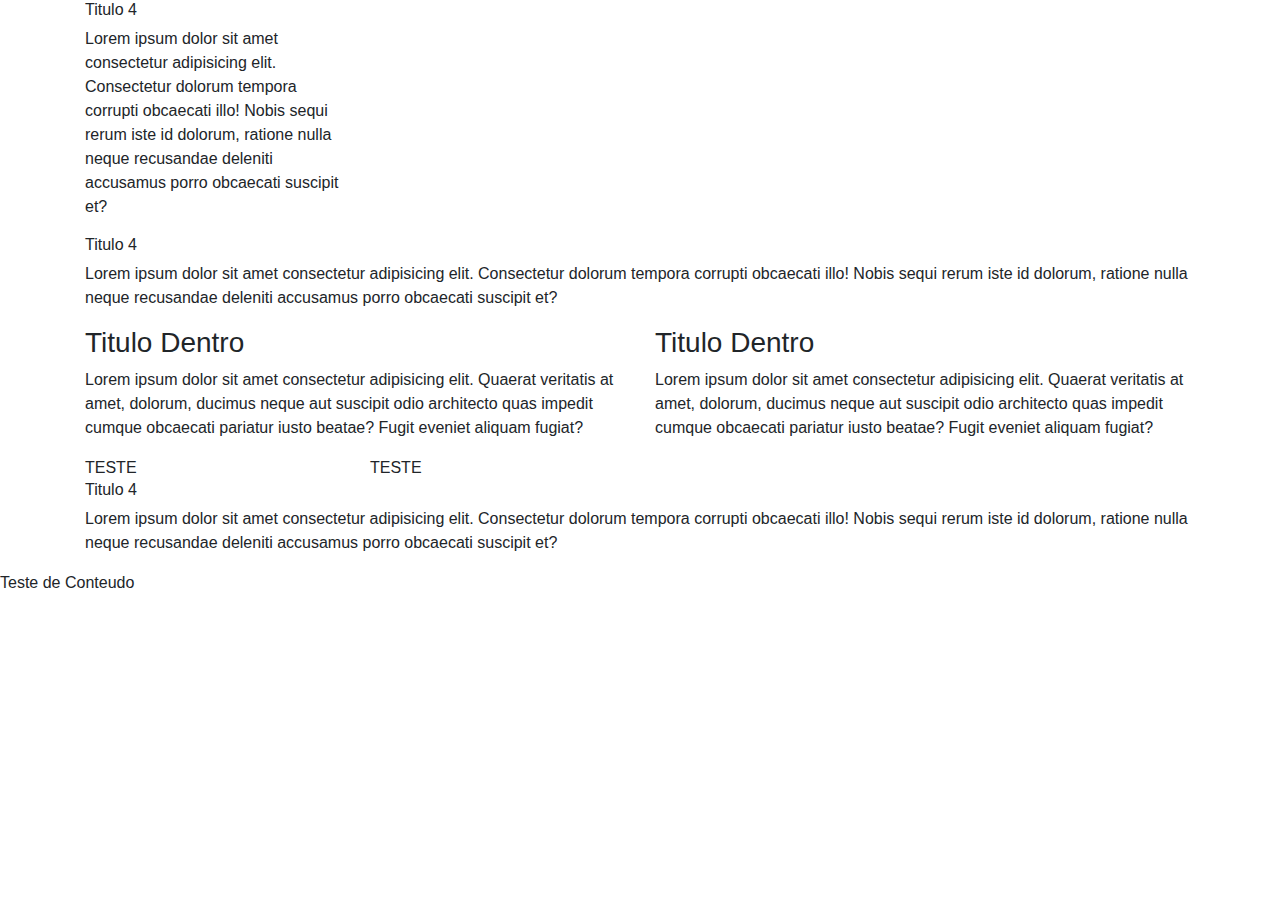
<file: index.html>
<!DOCTYPE html>
<html lang="en">
<head>
    <meta charset="UTF-8">
    <meta name="viewport" content="width=device-width, initial-scale=1.0">
    <title>Teste Bootstrap</title>
    <link rel="stylesheet" href="css/bootstrap.css">
</head>

<!-- 
    Grid   
    
    Para tudo que for maior

    sm - 576px
    md - 768px
    lg - 960px
    xl - 1140px

    Aplique

    Colunas

    Col = 12 Colunas na horizontal

    col-6 + col-6 = 12 
    col-4 + col-4 + col-4 = 12
    col-3 + col-3 + col-6 = 12
    etc

    


-->

    <div class="container">
        <div class="row">
            <div class="col-12 col-md-6 col-lg-3">
                <h6>Titulo 4</h6>
                <p>Lorem ipsum dolor sit amet consectetur adipisicing elit. Consectetur dolorum tempora corrupti obcaecati illo! Nobis sequi rerum iste id dolorum, ratione nulla neque recusandae deleniti accusamus porro obcaecati suscipit et?</p>
            </div>
            <div class="col-12">
                <h6>Titulo 4</h6>
                <p>Lorem ipsum dolor sit amet consectetur adipisicing elit. Consectetur dolorum tempora corrupti obcaecati illo! Nobis sequi rerum iste id dolorum, ratione nulla neque recusandae deleniti accusamus porro obcaecati suscipit et?</p>
                <div class="row">
                    <div class="col-6">
                        <h3>Titulo Dentro</h3>
                        <p>Lorem ipsum dolor sit amet consectetur adipisicing elit. Quaerat veritatis at amet, dolorum, ducimus neque aut suscipit odio architecto quas impedit cumque obcaecati pariatur iusto beatae? Fugit eveniet aliquam fugiat?</p>
                        <div class="row">
                            <div class="col-6">
                                TESTE
                            </div>
                            <div class="col-6">
                                TESTE
                            </div>
                        </div>
                    </div>
                    <div class="col-6">
                        <h3>Titulo Dentro</h3>
                        <p>Lorem ipsum dolor sit amet consectetur adipisicing elit. Quaerat veritatis at amet, dolorum, ducimus neque aut suscipit odio architecto quas impedit cumque obcaecati pariatur iusto beatae? Fugit eveniet aliquam fugiat?</p>
                    </div>
            </div>
            </div>
            <div class="col-sm">
                <h6>Titulo 4</h6>
                <p>Lorem ipsum dolor sit amet consectetur adipisicing elit. Consectetur dolorum tempora corrupti obcaecati illo! Nobis sequi rerum iste id dolorum, ratione nulla neque recusandae deleniti accusamus porro obcaecati suscipit et?</p>
            </div>
           
        </div>
    </div>
    <div>
        Teste de Conteudo
    </div>
<body>
    <script type="text/javascript" src="/js/bootstrap.js"></script>
    <script type="text/javascript" src="/js/popper.min.js"></script>
    <script type="text/javascript" src="/js/jquery-3.2.1.slim.min.js"></script>
</body>
</html>
</file>
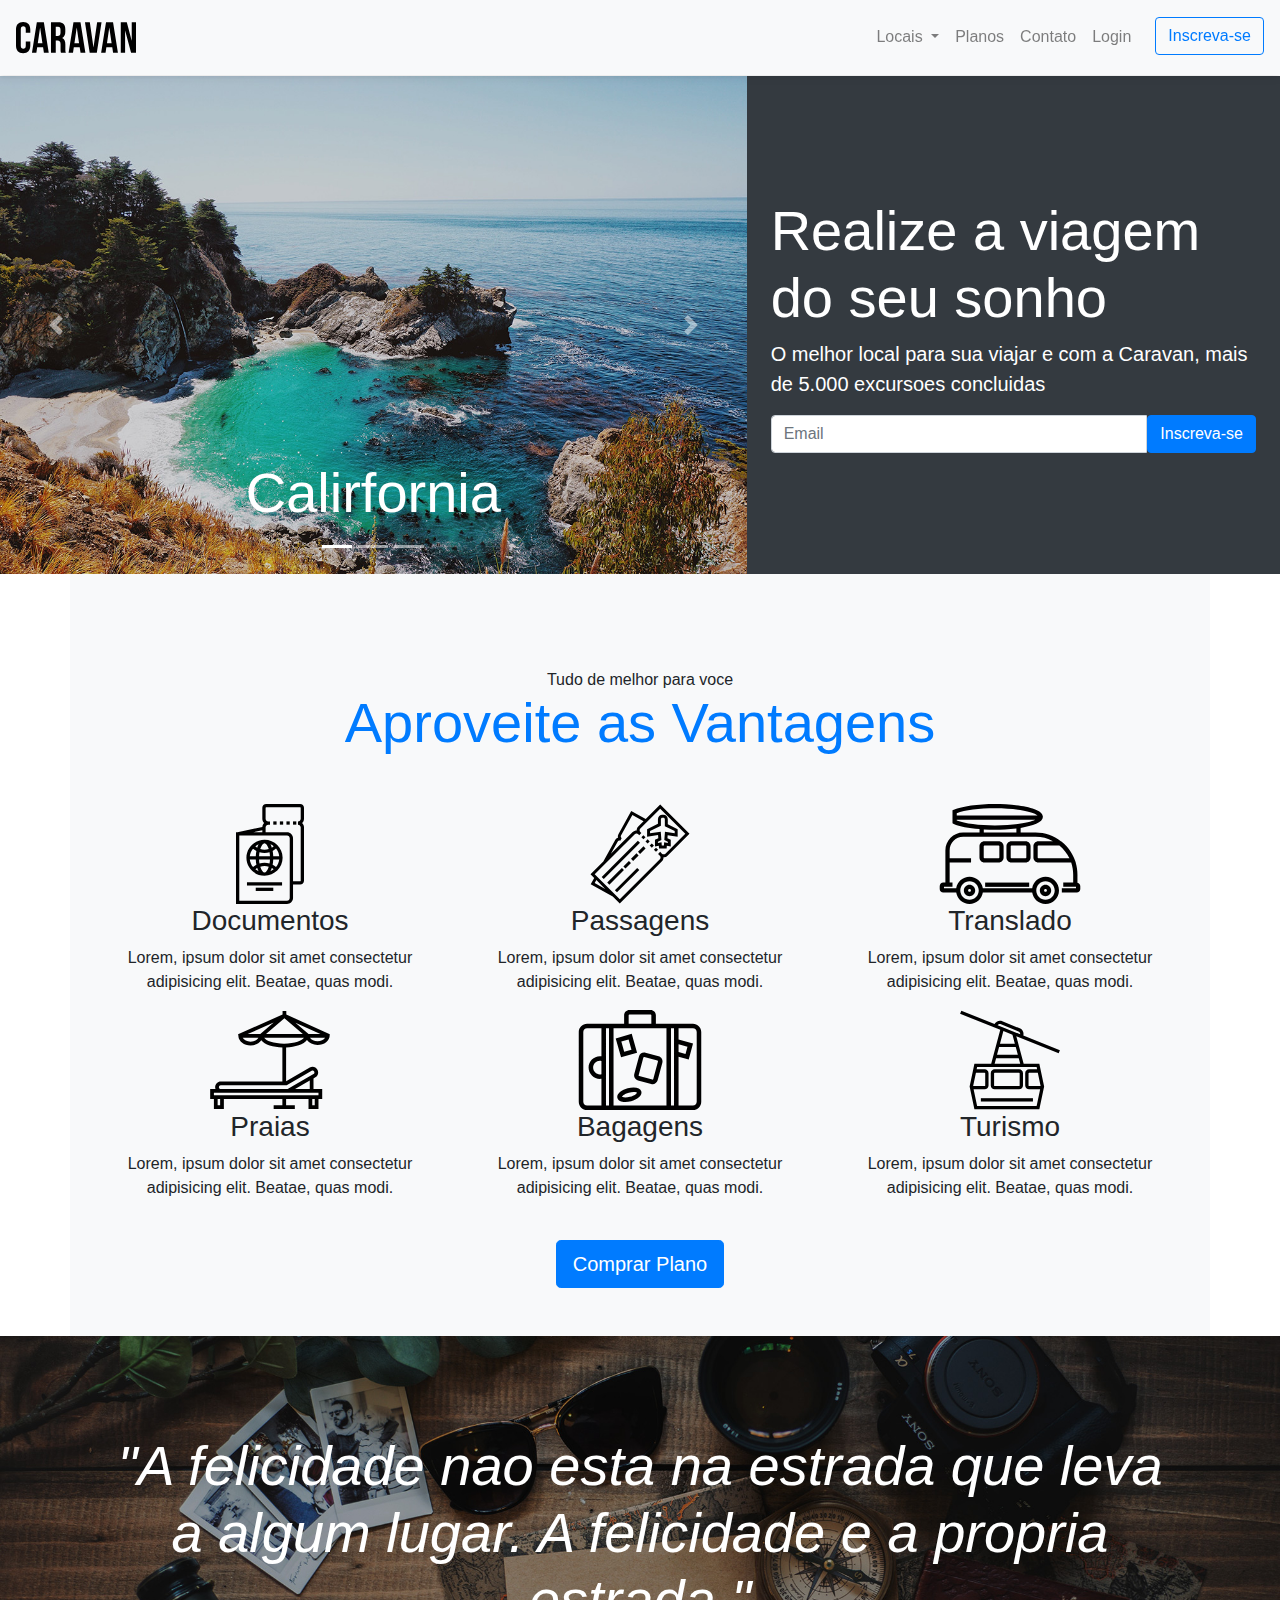
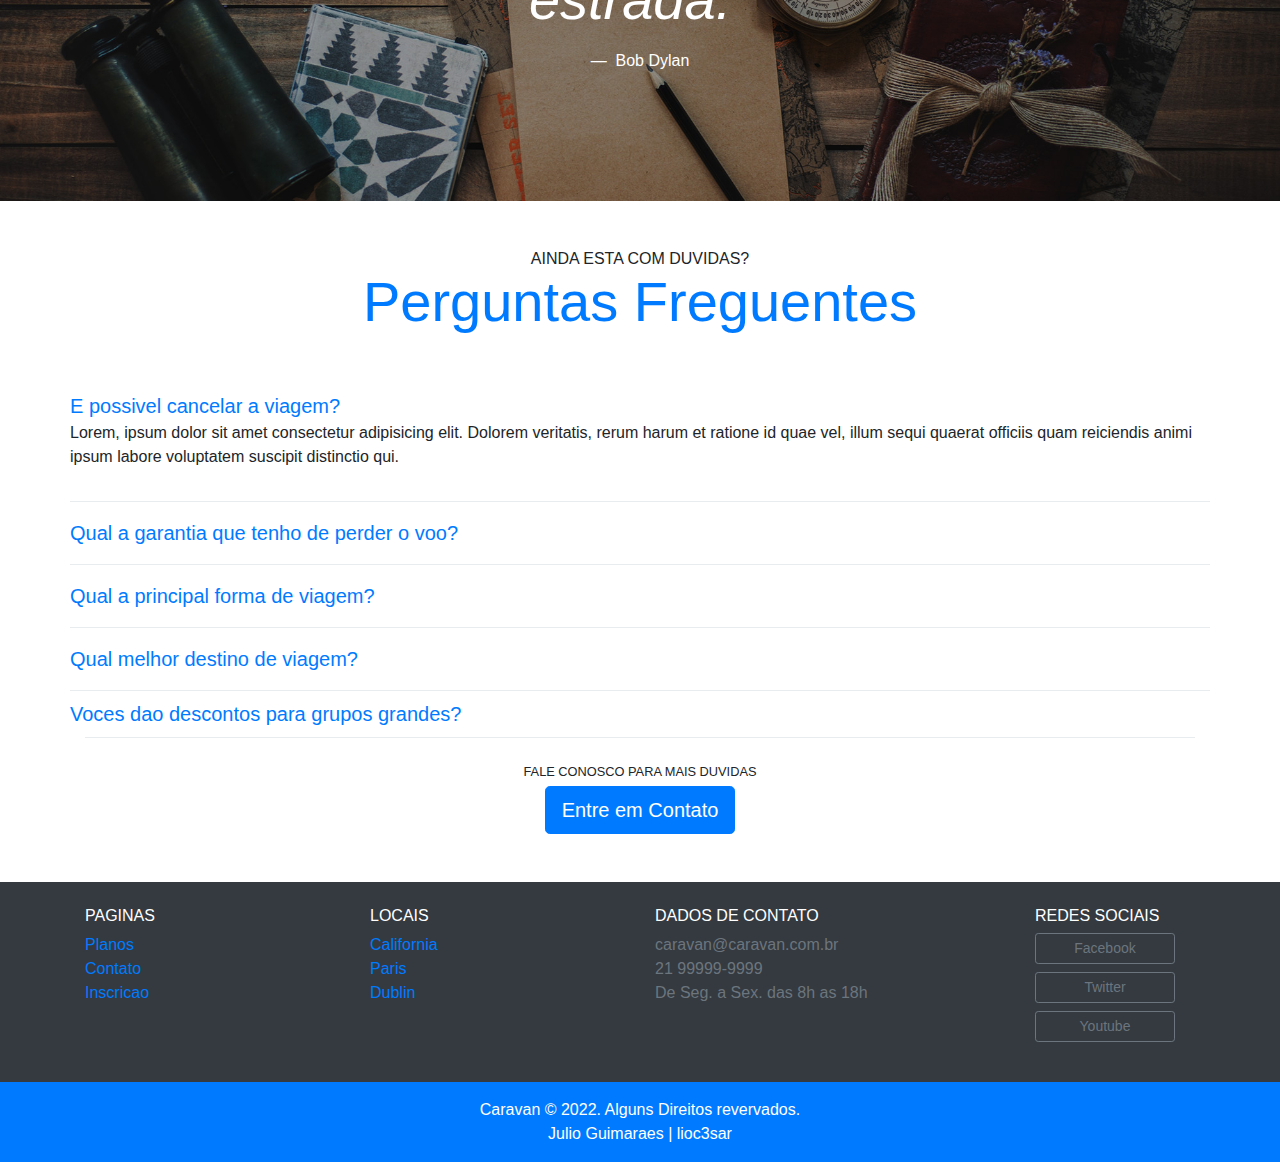
<file: caravan/index.html>
<!DOCTYPE html>
<html lang="en">
  <head>
    <meta charset="UTF-8" />
    <meta name="viewport" content="width=device-width, initial-scale=1.0" />
    <title>Caravan</title>
    <link rel="stylesheet" href="css/bootstrap.css" />
    <link rel="stylesheet" href="css/bootstrap.min.css" />
    <link rel="stylesheet" href="css/styles.css" />
  </head>
  <body>
    <!-- Modal -->
    <div class="modal fade" id="modalLogin" tabindex="-1" role="dialog" aria-labelledby="modalLoginButton" aria-hidden="true">
      <div class="modal-dialog" role="document">
        <div class="modal-content">
          <div class="modal-header">
            <h5 class="modal-title" id="modalLoginButton">Entre na sua conta</h5>
            <button type="button" class="close" data-dismiss="modal" aria-label="Close">
              <span aria-hidden="true">&times;</span>
            </button>
          </div>
          <div class="modal-body">
            <form>
              <div class="form-group">
                <label for="inputLoginEmail">Email</label>
                <input type="email" class="form-control" id="inputLoginEmail" placeholder="Digite seu email aqui">
              </div>
              <div class="form-group">
                <label for="inputLoginSenha">Senha</label>
                <input type="password" class="form-control" id="inputLoginEmail" placeholder="Digite sua senha aqui">
              </div>
              <button type="submit" class="btn btn-primary">Entrar</button>
              <small class="form-text text-muted">Esqueceu a senha? <a href="#">Clique aqui</a></small>

            </form>
          </div>
        </div>
      </div>
    </div>
    <!-- Navbar -->
    <nav
      class="
        navbar navbar-expand-md navbar-light
        bg-light
        fixed-top
        py-3
        box-shadow
      "
    >
      <a href="index.html" class="navbar-brand">
        <img src="./img/caravan.svg" alt="Caravan" />
      </a>

      <button
        class="navbar-toggler"
        type="button"
        data-toggle="collapse"
        data-target="#navbarSupportedContent"
        aria-controls="navbarSupportedContent"
        aria-expanded="false"
        aria-label="Abrir Navegacao"
      >
        <span class="navbar-toggler-icon"></span>
      </button>

      <div class="collapse navbar-collapse" id="navbarSupportedContent">
        <ul class="navbar-nav ml-auto">
          <li class="nav-item dropdown">
            <a
              class="nav-link dropdown-toggle"
              href="#"
              id="navbarDropdown"
              role="button"
              data-toggle="dropdown"
              aria-haspopup="true"
              aria-expanded="false"
            >
              Locais
            </a>
            <div class="dropdown-menu" aria-labelledby="navbarDropdown">
              <a href="local.html" class="dropdown-item"> California </a>
              <a href="local.html" class="dropdown-item"> Paris </a>
              <a href="local.html" class="dropdown-item"> Dublin </a>
            </div>
          </li>
          <li class="nav-item">
            <a href="planos.html" class="nav-link"> Planos </a>
          </li>
          <li class="nav-item">
            <a href="contato.html" class="nav-link"> Contato </a>
          </li>
          <li class="nav-item">
            <a href="#" class="nav-link" data-toggle="modal" data-target="#modalLogin"> Login </a>
          </li>
          <li class="nav-item">
            <a href="inscricao.html" class="btn btn-outline-primary ml-md-3">
              Inscreva-se
            </a>
          </li>
        </ul>
      </div>
    </nav>
    <section class="container-fluid">
      <div class="row bg-dark text-white">
        <!-- Carrousel -->
        <div class="col-lg-7 p-0">
          <div
            id="carouselCidades"
            class="carousel slide"
            data-bs-ride="carousel"
          >
            <ol class="carousel-indicators">
              <li data-target="#carouselCidades" data-slide-to="0" class="active"></li>
              <li data-target="#carouselCidades" data-slide-to="1"></li>
              <li data-target="#carouselCidades" data-slide-to="2"></li>
            </ol>
            <div class="carousel-inner">
              <div class="carousel-item active">
                <img src="img/california.jpg" class="d-block w-100" alt="California" />
                <div class="carousel-caption">
                  <h3 class="display-4">Calirfornia</h3>
                </div>
              </div>
              <div class="carousel-item">
                <img src="img/paris.jpg" class="d-block w-100" alt="Paris" />
                <div class="carousel-caption">
                  <h3 class="display-4">Paris</h3>
                </div>
              </div>
              <div class="carousel-item">
                <img src="img/dublin.jpg" class="d-block w-100" alt="Dublin" />
                <div class="carousel-caption">
                  <h3 class="display-4">Dublin</h3>
                </div>
              </div>
            </div>
            <a class="carousel-control-prev"href="#carouselCidades" role="button" data-slide="prev">
              <span class="carousel-control-prev-icon" aria-hidden="true"></span>
              <span class="sr-only">Previous</span>
            </a>
            <a class="carousel-control-next"href="#carouselCidades" role="button" data-slide="next">
              <span class="carousel-control-next-icon" aria-hidden="true"></span>
              <span class="sr-only">Next</span>
            </a>
          </div>
        </div>
        <!-- Input Group  -->
        <div class="col-lg-5 p-4 align-self-center">
          <h1 class="display-4">Realize a viagem do seu sonho</h1>
          <p class="lead">
            O melhor local para sua viajar e com a Caravan, mais de 5.000
            excursoes concluidas
          </p>
          <form action="">
            <div class="input-group">
              <input
                type="text"
                class="form-control"
                placeholder="Email"
                aria-label="Email"
              />
              <span class="input-group-btn">
                <button class="btn btn-primary" type="button">
                  Inscreva-se
                </button>
              </span>
            </div>
          </form>
        </div>
      </div>
    </section>
    <!-- Grid -->
    <section class="container py-5 bg-light text-center">
      <div class="container-fluid">
        <div class="my-5">
          <span class="h6 d-block">
            Tudo de melhor para voce
            <h2 class="display-4 text-primary">Aproveite as Vantagens</h2>
          </span>
        </div>
      
        <div class="row">
          <!-- 
            Acima md col-6
            Acima xl col-4
            Normalmente col-12
          -->
          <div class="col-12 col-md-6 col-xl-4">
            <div style="height: 100px"class="d-flex justify-content-center"><img src="img/icones/passaporte.svg" alt="Passaporte"></div>
            <h3>Documentos</h3>
            <p>Lorem, ipsum dolor sit amet consectetur adipisicing elit. Beatae, quas modi.</p>
          </div>
          <div class="col-12 col-md-6 col-xl-4">
            <div style="height: 100px" class="d-flex justify-content-center"><img src="img/icones/passagens.svg" alt="Passagens"></div>
            <h3>Passagens</h3>
            <p>Lorem, ipsum dolor sit amet consectetur adipisicing elit. Beatae, quas modi.</p>
          </div>
          <div class="col-12 col-md-6 col-xl-4">
            <div style="height: 100px" class="d-flex justify-content-center"><img src="img/icones/translado.svg" alt="Translado"></div>
            <h3>Translado</h3>
            <p>Lorem, ipsum dolor sit amet consectetur adipisicing elit. Beatae, quas modi.</p>
          </div>
          <div class="col-12 col-md-6 col-xl-4">
            <div style="height: 100px"class="d-flex justify-content-center"><img src="img/icones/praias.svg" alt="Praias"></div>
            <h3>Praias</h3>
            <p>Lorem, ipsum dolor sit amet consectetur adipisicing elit. Beatae, quas modi.</p>
          </div>
          <div class="col-12 col-md-6 col-xl-4">
            <div style="height: 100px" class="d-flex justify-content-center"><img src="img/icones/bagagens.svg" alt="Bagagens"></div>
            <h3>Bagagens</h3>
            <p>Lorem, ipsum dolor sit amet consectetur adipisicing elit. Beatae, quas modi.</p>
          </div>
          <div class="col-12 col-md-6 col-xl-4">
            <div style="height: 100px" class="d-flex justify-content-center"><img src="img/icones/turismo.svg" alt="Turismo"></div>
            <h3>Turismo</h3>
            <p>Lorem, ipsum dolor sit amet consectetur adipisicing elit. Beatae, quas modi.</p>
          </div>
        </div>
            <a class="btn btn-primary btn-lg mt-4"href="planos.html">Comprar Plano</a>
     </div>
    </section>
    <!-- Blockquote -->
    <section id="home-quote" class="p-md-5">
      <blockquote class="blockquote text-center text-white p-md-5 p-3">
        <p class="display-4">
        <em >
          "A felicidade nao esta na estrada que leva a algum lugar. A felicidade e a propria estrada."
        </em>
        <footer class="blockquote-footer text-white">
            Bob Dylan
        </footer>
        </p>
      </blockquote>
    </section>
    <!-- Collapse -->
    <section class="container">
      <div class="my-5 text-center">
        <span class="h6 d-block">
          AINDA ESTA COM DUVIDAS?
          <h2 class="display-4 text-primary">Perguntas Freguentes</h2>
        </span>
      </div>
      <div class="row justify-content-center">
        <div class="col-mb-6" id="perguntasFrequentes" data-children=".pergunta">
          <div class="pergunta py-2">
            <a class="lead" data-toggle="collapse" href="#pergunta1" aria-expanded="true" aria-controls="pergunta1">E possivel cancelar a viagem? </a>
            <div id="pergunta1" class="collapse show" data-parent="#perguntasFrequentes" role="tabpanel">
              <p>Lorem, ipsum dolor sit amet consectetur adipisicing elit. Dolorem veritatis, rerum harum et ratione id quae vel, illum sequi quaerat officiis quam reiciendis animi ipsum labore voluptatem suscipit distinctio qui.</p>
            </div>
          </div>
          <div class="dropdown-divider"></div>
          <div class="pergunta py-2">
            <a class="lead" data-toggle="collapse"  href="#pergunta2" aria-expanded="true" aria-controls="pergunta2">Qual a garantia que tenho de perder o voo?</a>
            <div id="pergunta2" class="collapse" data-parent="#perguntasFrequentes" role="tabpanel">
              <p>Lorem, ipsum dolor sit amet consectetur adipisicing elit. Dolorem veritatis, rerum harum et ratione id quae vel, illum sequi quaerat officiis quam reiciendis animi ipsum labore voluptatem suscipit distinctio qui.</p>
            </div>
          </div>
          <div class="dropdown-divider"></div>
          <div class="pergunta py-2">
            <a class="lead" data-toggle="collapse"  href="#pergunta3" aria-expanded="true" aria-controls="pergunta3">Qual a principal forma de viagem?</a>
            <div id="pergunta3" class="collapse" data-parent="#perguntasFrequentes" role="tabpanel">
              <p>Lorem, ipsum dolor sit amet consectetur adipisicing elit. Dolorem veritatis, rerum harum et ratione id quae vel, illum sequi quaerat officiis quam reiciendis animi ipsum labore voluptatem suscipit distinctio qui.</p>
            </div>
          </div>
          <div class="dropdown-divider"></div>
          <div class="pergunta py-2">
            <a class="lead" data-toggle="collapse"  href="#pergunta4" aria-expanded="true" aria-controls="pergunta4">Qual melhor destino de viagem?</a>
            <div id="pergunta4" class="collapse" data-parent="#perguntasFrequentes" role="tabpanel">
              <p>Lorem, ipsum dolor sit amet consectetur adipisicing elit. Dolorem veritatis, rerum harum et ratione id quae vel, illum sequi quaerat officiis quam reiciendis animi ipsum labore voluptatem suscipit distinctio qui.</p>
            </div>
          </div>
          <div class="dropdown-divider"></div>
          <div class="pergunta">
            <a class="lead" data-toggle="collapse" href="#pergunta5" aria-expanded="true" aria-controls="pergunta5">Voces dao descontos para grupos grandes?</a>
            <div id="pergunta5" class="collapse"  data-parent="#perguntasFrequentes" role="tabpanel">
              <p>Lorem, ipsum dolor sit amet consectetur adipisicing elit. Dolorem veritatis, rerum harum et ratione id quae vel, illum sequi quaerat officiis quam reiciendis animi ipsum labore voluptatem suscipit distinctio qui.</p>
            </div>
          </div>
        </div>
      </div>
      <div class="dropdown-divider"></div>
      <div class="text-center my-4">
        <p class="small m-1">FALE CONOSCO PARA MAIS DUVIDAS</p>
        <a class="btn btn-primary btn-lg"href="contato.html">Entre em Contato</a>
      </div>
    </section>
     <!-- Footer -->
     <footer class="bg-dark text-white mt-5">
      <div class="container py-4">
        <div class="row">
          <div class="col-md-3 col-6">
            <h4 class="h6">PAGINAS</h4>
            <ul class="list-unstyled">
              <li><a href="planos.html">Planos</a></li>
              <li><a href="contato.html">Contato</a></li>
              <li><a href="inscricao.html">Inscricao</a></li>
            </ul>
          </div>
          <div class="col-md-3 col-6">
            <h4 class="h6">LOCAIS</h4>
            <ul class="list-unstyled">
              <li><a href="local.html">California</a></li>
              <li><a href="local.html">Paris</a></li>
              <li><a href="lcoal.html">Dublin</a></li>
            </ul>
          </div>
          <div class="col-md-4">
            <h4 class="h6">DADOS DE CONTATO</h4>
            <ul class="list-unstyled text-secondary">
              <li>caravan@caravan.com.br</li>
              <li>21 99999-9999</li>
              <li>De Seg. a Sex. das 8h as 18h</li>
            </ul>
          </div>
          <div class="col-md-2">
            <h4 class="h6">REDES SOCIAIS</h4>
            <ul class="list-unstyled">
              <li><a href="#" class="btn btn-outline-secondary btn-sm btn-block mb-2" style="max-width: 140px;">Facebook</a></li>
              <li><a href="#" class="btn btn-outline-secondary btn-sm btn-block mb-2" style="max-width: 140px;">Twitter</a></li>
              <li><a href="#" class="btn btn-outline-secondary btn-sm btn-block mb-2" style="max-width: 140px;">Youtube</a></li>
            </ul>
          </div>
        </div>
    </div>
    <div class="bg-primary text-center py-3">
      <p class="mb-0">Caravan © 2022. Alguns Direitos revervados.</p>
      <p class="mb-0">Julio Guimaraes | lioc3sar</p>
    </div>
  </footer>
  <script type="text/javascript" src="./js/popper.min.js"></script>
  <script type="text/javascript" src="./js/jquery-3.2.1.slim.min.js"></script>
  <script type="text/javascript" src="./js/bootstrap.js"></script>
  <script type="text/javascript" src="./js/app.js"></script>
  </body>
</html>
</file>
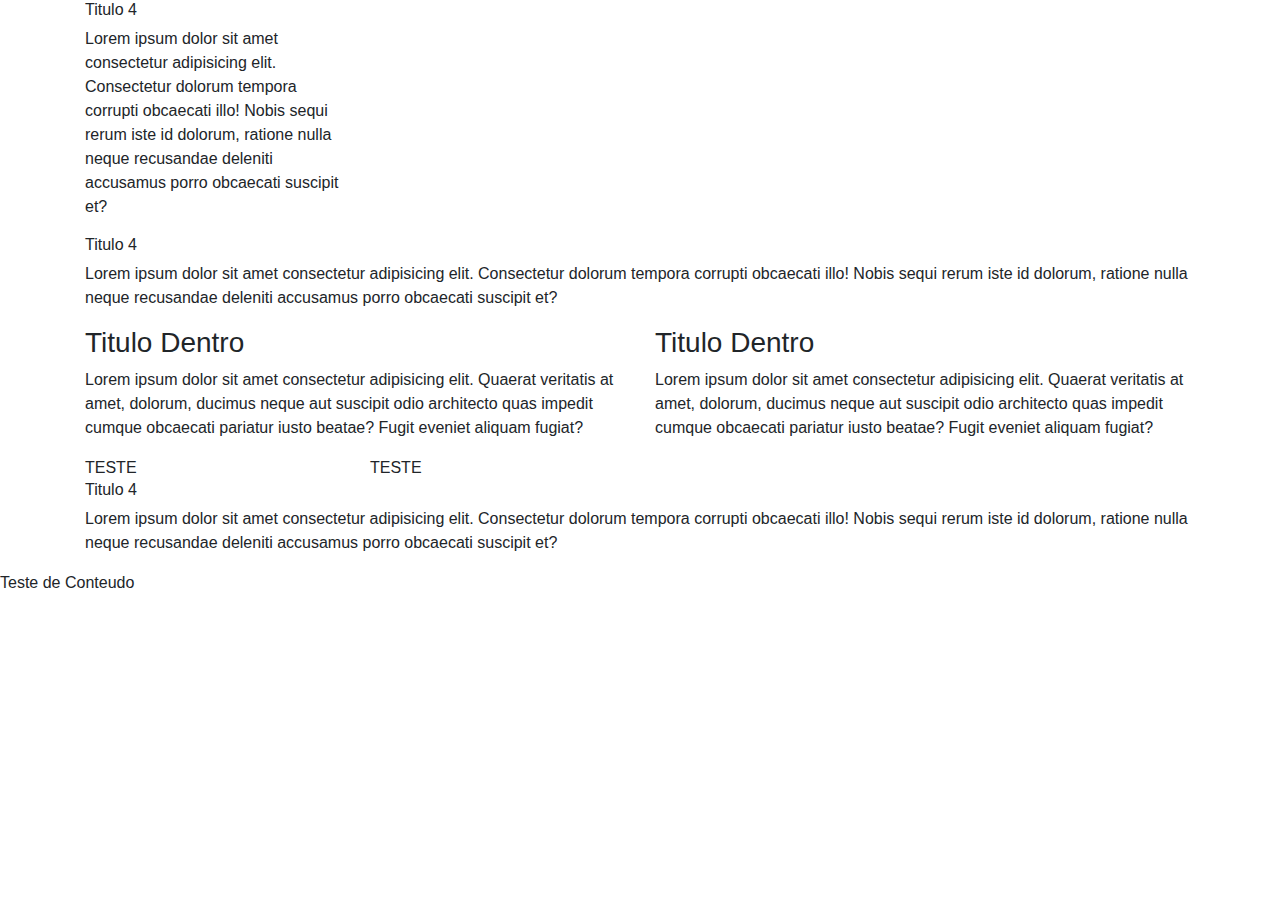
<file: introducao/index.html>
<!DOCTYPE html>
<html lang="en">
<head>
    <meta charset="UTF-8">
    <meta name="viewport" content="width=device-width, initial-scale=1.0">
    <title>Teste Bootstrap</title>
    <link rel="stylesheet" href="css/bootstrap.css">
</head>

<!-- 
    Grid   
    
    Para tudo que for maior

    sm - 576px
    md - 768px
    lg - 960px
    xl - 1140px

    Aplique

    Colunas

    Col = 12 Colunas na horizontal

    col-6 + col-6 = 12 
    col-4 + col-4 + col-4 = 12
    col-3 + col-3 + col-6 = 12
    etc

    


-->

    <div class="container">
        <div class="row">
            <div class="col-12 col-md-6 col-lg-3">
                <h6>Titulo 4</h6>
                <p>Lorem ipsum dolor sit amet consectetur adipisicing elit. Consectetur dolorum tempora corrupti obcaecati illo! Nobis sequi rerum iste id dolorum, ratione nulla neque recusandae deleniti accusamus porro obcaecati suscipit et?</p>
            </div>
            <div class="col-12">
                <h6>Titulo 4</h6>
                <p>Lorem ipsum dolor sit amet consectetur adipisicing elit. Consectetur dolorum tempora corrupti obcaecati illo! Nobis sequi rerum iste id dolorum, ratione nulla neque recusandae deleniti accusamus porro obcaecati suscipit et?</p>
                <div class="row">
                    <div class="col-6">
                        <h3>Titulo Dentro</h3>
                        <p>Lorem ipsum dolor sit amet consectetur adipisicing elit. Quaerat veritatis at amet, dolorum, ducimus neque aut suscipit odio architecto quas impedit cumque obcaecati pariatur iusto beatae? Fugit eveniet aliquam fugiat?</p>
                        <div class="row">
                            <div class="col-6">
                                TESTE
                            </div>
                            <div class="col-6">
                                TESTE
                            </div>
                        </div>
                    </div>
                    <div class="col-6">
                        <h3>Titulo Dentro</h3>
                        <p>Lorem ipsum dolor sit amet consectetur adipisicing elit. Quaerat veritatis at amet, dolorum, ducimus neque aut suscipit odio architecto quas impedit cumque obcaecati pariatur iusto beatae? Fugit eveniet aliquam fugiat?</p>
                    </div>
            </div>
            </div>
            <div class="col-sm">
                <h6>Titulo 4</h6>
                <p>Lorem ipsum dolor sit amet consectetur adipisicing elit. Consectetur dolorum tempora corrupti obcaecati illo! Nobis sequi rerum iste id dolorum, ratione nulla neque recusandae deleniti accusamus porro obcaecati suscipit et?</p>
            </div>
           
        </div>
    </div>
    <div>
        Teste de Conteudo
    </div>
<body>
    <script type="text/javascript" src="./js/bootstrap.js"></script>
    <script type="text/javascript" src="./js/popper.min.js"></script>
    <script type="text/javascript" src="./js/jquery-3.2.1.slim.min.js"></script>
</body>
</html>
</file>
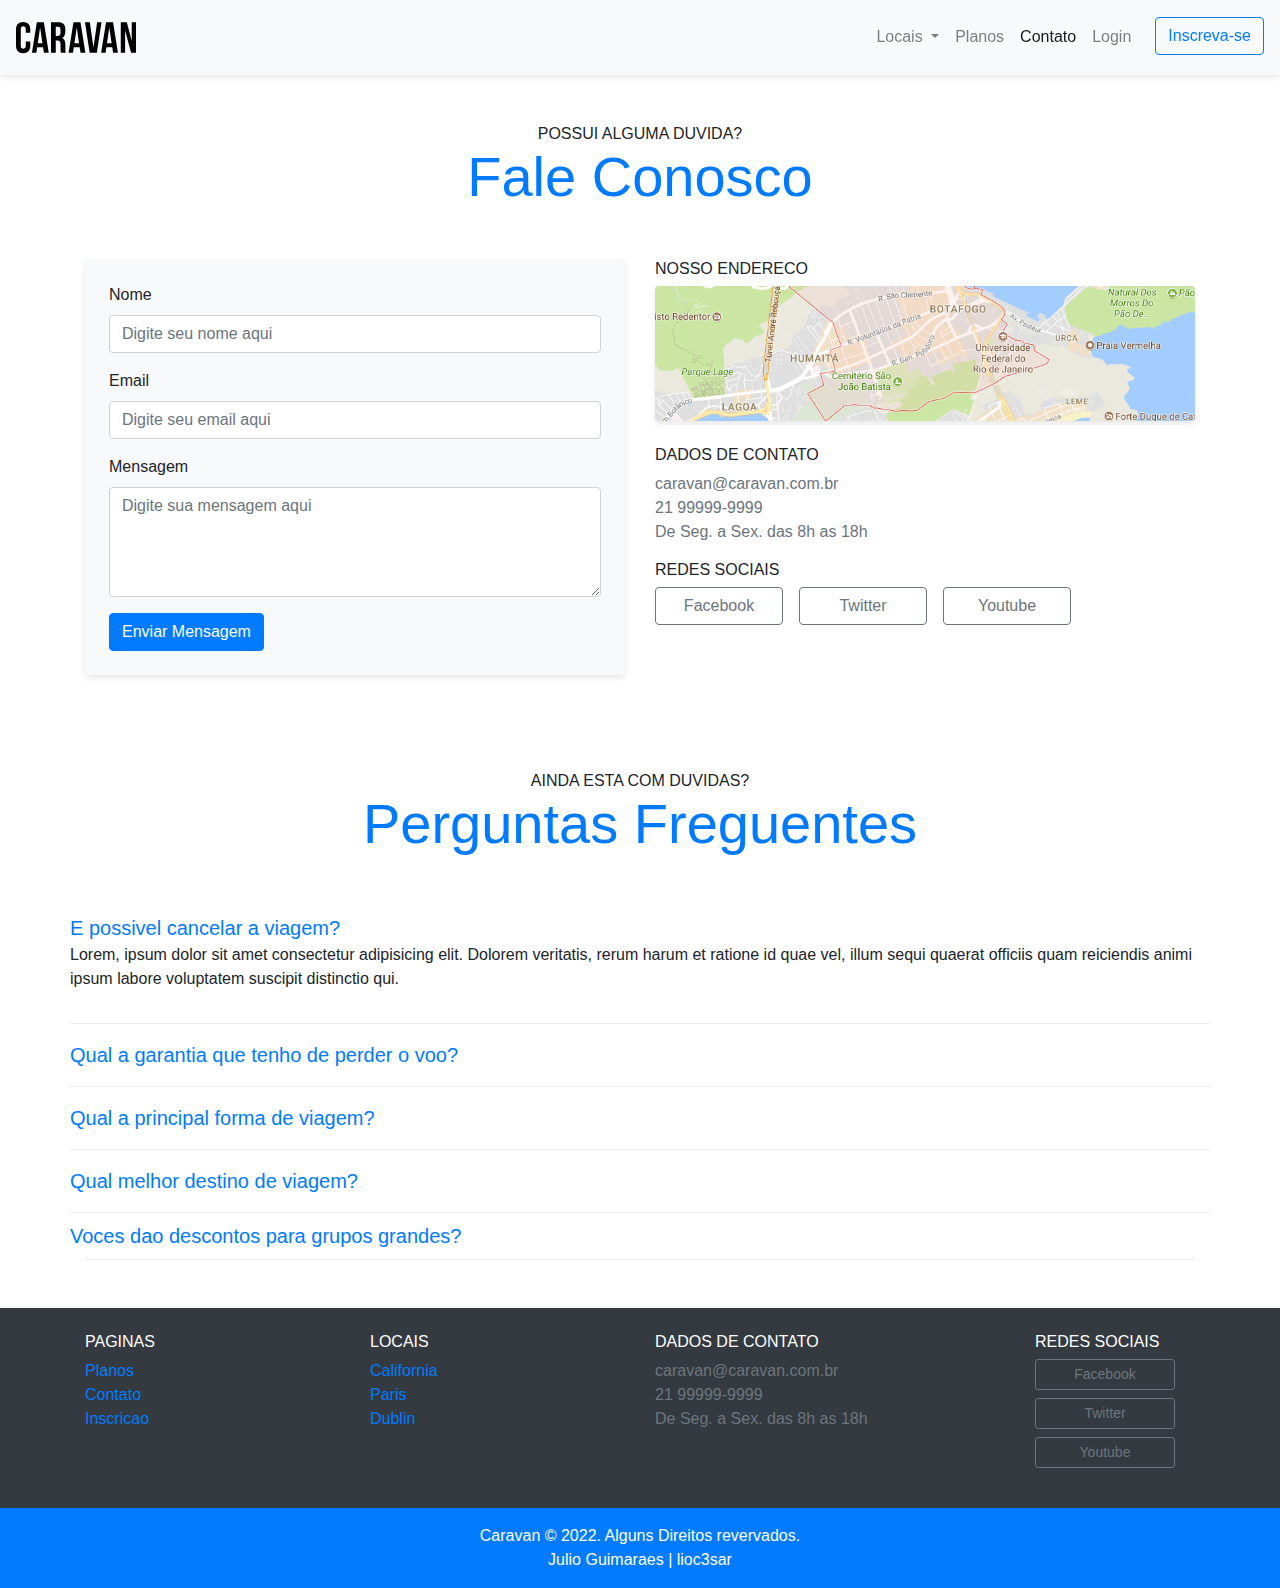
<file: caravan/contato.html>
<!DOCTYPE html>
<html lang="en">
  <head>
    <meta charset="UTF-8" />
    <meta name="viewport" content="width=device-width, initial-scale=1.0" />
    <title>Caravan - Contato</title>
    <link rel="stylesheet" href="css/bootstrap.css" />
    <link rel="stylesheet" href="css/bootstrap.min.css" />
    <link rel="stylesheet" href="css/styles.css" />
  </head>
  <body>
    <!-- Modal -->
    <div class="modal fade" id="modalLogin" tabindex="-1" role="dialog" aria-labelledby="modalLoginButton" aria-hidden="true">
      <div class="modal-dialog" role="document">
        <div class="modal-content">
          <div class="modal-header">
            <h5 class="modal-title" id="modalLoginButton">Entre na sua conta</h5>
            <button type="button" class="close" data-dismiss="modal" aria-label="Close">
              <span aria-hidden="true">&times;</span>
            </button>
          </div>
          <div class="modal-body">
            <form>
              <div class="form-group">
                <label for="inputLoginEmail">Email</label>
                <input type="email" class="form-control" id="inputLoginEmail" placeholder="Digite seu email aqui">
              </div>
              <div class="form-group">
                <label for="inputLoginSenha">Senha</label>
                <input type="password" class="form-control" id="inputLoginEmail" placeholder="Digite sua senha aqui">
              </div>
              <button type="submit" class="btn btn-primary">Entrar</button>
              <small class="form-text text-muted">Esqueceu a senha? <a href="#">Clique aqui</a></small>

            </form>
          </div>
        </div>
      </div>
    </div>
    <!-- Navbar -->
    <nav
      class="
        navbar navbar-expand-md navbar-light
        bg-light
        fixed-top
        py-3
        box-shadow
      "
    >
      <a href="index.html" class="navbar-brand">
        <img src="./img/caravan.svg" alt="Caravan" />
      </a>

      <button
        class="navbar-toggler"
        type="button"
        data-toggle="collapse"
        data-target="#navbarSupportedContent"
        aria-controls="navbarSupportedContent"
        aria-expanded="false"
        aria-label="Abrir Navegacao"
      >
        <span class="navbar-toggler-icon"></span>
      </button>

      <div class="collapse navbar-collapse" id="navbarSupportedContent">
        <ul class="navbar-nav ml-auto">
          <li class="nav-item dropdown">
            <a
              class="nav-link dropdown-toggle"
              href="#"
              id="navbarDropdown"
              role="button"
              data-toggle="dropdown"
              aria-haspopup="true"
              aria-expanded="false"
            >
              Locais
            </a>
            <div class="dropdown-menu" aria-labelledby="navbarDropdown">
              <a href="local.html" class="dropdown-item"> California </a>
              <a href="local.html" class="dropdown-item"> Paris </a>
              <a href="local.html" class="dropdown-item"> Dublin </a>
            </div>
          </li>
          <li class="nav-item">
            <a href="planos.html" class="nav-link"> Planos </a>
          </li>
          <li class="nav-item">
            <a href="contato.html" class="nav-link active"> Contato </a>
          </li>
          <li class="nav-item">
            <a href="#" class="nav-link" data-toggle="modal" data-target="#modalLogin"> Login </a>
          </li>
          <li class="nav-item">
            <a href="inscricao.html" class="btn btn-outline-primary ml-md-3">
              Inscreva-se
            </a>
          </li>
        </ul>
      </div>
    </nav>
   <!-- Form Default -->
    <section class="container">
      <div class="my-5 text-center">
        <span class="h6 d-block">
          POSSUI ALGUMA DUVIDA?
          <h1 class="display-4 text-primary">Fale Conosco</h1>
        </span>
      </div>
      <div class="row">
          <div class="col-lg mb-5">
            <form class="bg-light rounded p-4 box-shadow">
              <div class="form-group">
                <label for="inputClienteNome">Nome</label>
                <input type="text" class="form-control" id="inputClienteNome" placeholder="Digite seu nome aqui">
              </div>
              <div class="form-group">
                <label for="inputClienteEmail">Email</label>
                <input type="email" class="form-control" id="inputClienteEmail" placeholder="Digite seu email aqui">
              </div>
              <div class="form-group">
                <label for="inputClienteMensagem">Mensagem</label>
                <textarea  id="inputClienteMensagem" class="form-control" rows="4" placeholder="Digite sua mensagem aqui"></textarea>
              </div>
              <button type="submit" class="btn btn-primary">Enviar Mensagem</button>
            </form>
          </div>
          <div class="col-lg">
            <h2 class="h6">NOSSO ENDERECO</h2>
            <a href="#">
              <img class="img-fluid box-shadow rounded mb-4" src="./img/mapa.png" alt="Endereco da empresa">
            </a>
            <h2 class="h6">DADOS DE CONTATO</h2>
            <ul class="list-unstyled text-secondary">
              <li>caravan@caravan.com.br</li>
              <li>21 99999-9999</li>
              <li>De Seg. a Sex. das 8h as 18h</li>
            </ul>
            <h4 class="h6">REDES SOCIAIS</h4>
            <ul class="list-unstyled d-flex list-social-media ">
              <li><a href="#" class="btn btn-outline-secondary btn-block">Facebook</a></li>
              <li><a href="#" class="btn btn-outline-secondary btn-block">Twitter</a></li>
              <li><a href="#" class="btn btn-outline-secondary btn-block">Youtube</a></li>
            </ul>
          </div>
        </div>
      </div>

    </section>
    <!-- Collapse -->
    <section class="container">
      <div class="my-5 text-center">
        <span class="h6 d-block">
          AINDA ESTA COM DUVIDAS?
          <h2 class="display-4 text-primary">Perguntas Freguentes</h2>
        </span>
      </div>
      <div class="row justify-content-center">
        <div class="col-mb-6" id="perguntasFrequentes" data-children=".pergunta">
          <div class="pergunta py-2">
            <a class="lead" data-toggle="collapse" href="#pergunta1" aria-expanded="true" aria-controls="pergunta1">E possivel cancelar a viagem? </a>
            <div id="pergunta1" class="collapse show" data-parent="#perguntasFrequentes" role="tabpanel">
              <p>Lorem, ipsum dolor sit amet consectetur adipisicing elit. Dolorem veritatis, rerum harum et ratione id quae vel, illum sequi quaerat officiis quam reiciendis animi ipsum labore voluptatem suscipit distinctio qui.</p>
            </div>
          </div>
          <div class="dropdown-divider"></div>
          <div class="pergunta py-2">
            <a class="lead" data-toggle="collapse"  href="#pergunta2" aria-expanded="true" aria-controls="pergunta2">Qual a garantia que tenho de perder o voo?</a>
            <div id="pergunta2" class="collapse" data-parent="#perguntasFrequentes" role="tabpanel">
              <p>Lorem, ipsum dolor sit amet consectetur adipisicing elit. Dolorem veritatis, rerum harum et ratione id quae vel, illum sequi quaerat officiis quam reiciendis animi ipsum labore voluptatem suscipit distinctio qui.</p>
            </div>
          </div>
          <div class="dropdown-divider"></div>
          <div class="pergunta py-2">
            <a class="lead" data-toggle="collapse"  href="#pergunta3" aria-expanded="true" aria-controls="pergunta3">Qual a principal forma de viagem?</a>
            <div id="pergunta3" class="collapse" data-parent="#perguntasFrequentes" role="tabpanel">
              <p>Lorem, ipsum dolor sit amet consectetur adipisicing elit. Dolorem veritatis, rerum harum et ratione id quae vel, illum sequi quaerat officiis quam reiciendis animi ipsum labore voluptatem suscipit distinctio qui.</p>
            </div>
          </div>
          <div class="dropdown-divider"></div>
          <div class="pergunta py-2">
            <a class="lead" data-toggle="collapse"  href="#pergunta4" aria-expanded="true" aria-controls="pergunta4">Qual melhor destino de viagem?</a>
            <div id="pergunta4" class="collapse" data-parent="#perguntasFrequentes" role="tabpanel">
              <p>Lorem, ipsum dolor sit amet consectetur adipisicing elit. Dolorem veritatis, rerum harum et ratione id quae vel, illum sequi quaerat officiis quam reiciendis animi ipsum labore voluptatem suscipit distinctio qui.</p>
            </div>
          </div>
          <div class="dropdown-divider"></div>
          <div class="pergunta">
            <a class="lead" data-toggle="collapse" href="#pergunta5" aria-expanded="true" aria-controls="pergunta5">Voces dao descontos para grupos grandes?</a>
            <div id="pergunta5" class="collapse"  data-parent="#perguntasFrequentes" role="tabpanel">
              <p>Lorem, ipsum dolor sit amet consectetur adipisicing elit. Dolorem veritatis, rerum harum et ratione id quae vel, illum sequi quaerat officiis quam reiciendis animi ipsum labore voluptatem suscipit distinctio qui.</p>
            </div>
          </div>
        </div>
      </div>
      <div class="dropdown-divider"></div>
    </section>
     <!-- Footer -->
     <footer class="bg-dark text-white mt-5">
      <div class="container py-4">
        <div class="row">
          <div class="col-md-3 col-6">
            <h4 class="h6">PAGINAS</h4>
            <ul class="list-unstyled">
              <li><a href="planos.html">Planos</a></li>
              <li><a href="contato.html">Contato</a></li>
              <li><a href="inscricao.html">Inscricao</a></li>
            </ul>
          </div>
          <div class="col-md-3 col-6">
            <h4 class="h6">LOCAIS</h4>
            <ul class="list-unstyled">
              <li><a href="local.html">California</a></li>
              <li><a href="local.html">Paris</a></li>
              <li><a href="lcoal.html">Dublin</a></li>
            </ul>
          </div>
          <div class="col-md-4">
            <h4 class="h6">DADOS DE CONTATO</h4>
            <ul class="list-unstyled text-secondary">
              <li>caravan@caravan.com.br</li>
              <li>21 99999-9999</li>
              <li>De Seg. a Sex. das 8h as 18h</li>
            </ul>
          </div>
          <div class="col-md-2">
            <h4 class="h6">REDES SOCIAIS</h4>
            <ul class="list-unstyled">
              <li><a href="#" class="btn btn-outline-secondary btn-sm btn-block mb-2" style="max-width: 140px;">Facebook</a></li>
              <li><a href="#" class="btn btn-outline-secondary btn-sm btn-block mb-2" style="max-width: 140px;">Twitter</a></li>
              <li><a href="#" class="btn btn-outline-secondary btn-sm btn-block mb-2" style="max-width: 140px;">Youtube</a></li>
            </ul>
          </div>
        </div>
    </div>
    <div class="bg-primary text-center py-3">
      <p class="mb-0">Caravan © 2022. Alguns Direitos revervados.</p>
      <p class="mb-0">Julio Guimaraes | lioc3sar</p>
    </div>
  </footer>
  <script type="text/javascript" src="./js/popper.min.js"></script>
  <script type="text/javascript" src="./js/jquery-3.2.1.slim.min.js"></script>
  <script type="text/javascript" src="./js/bootstrap.js"></script>
  <script type="text/javascript" src="./js/app.js"></script>
  </body>
</html>
</file>
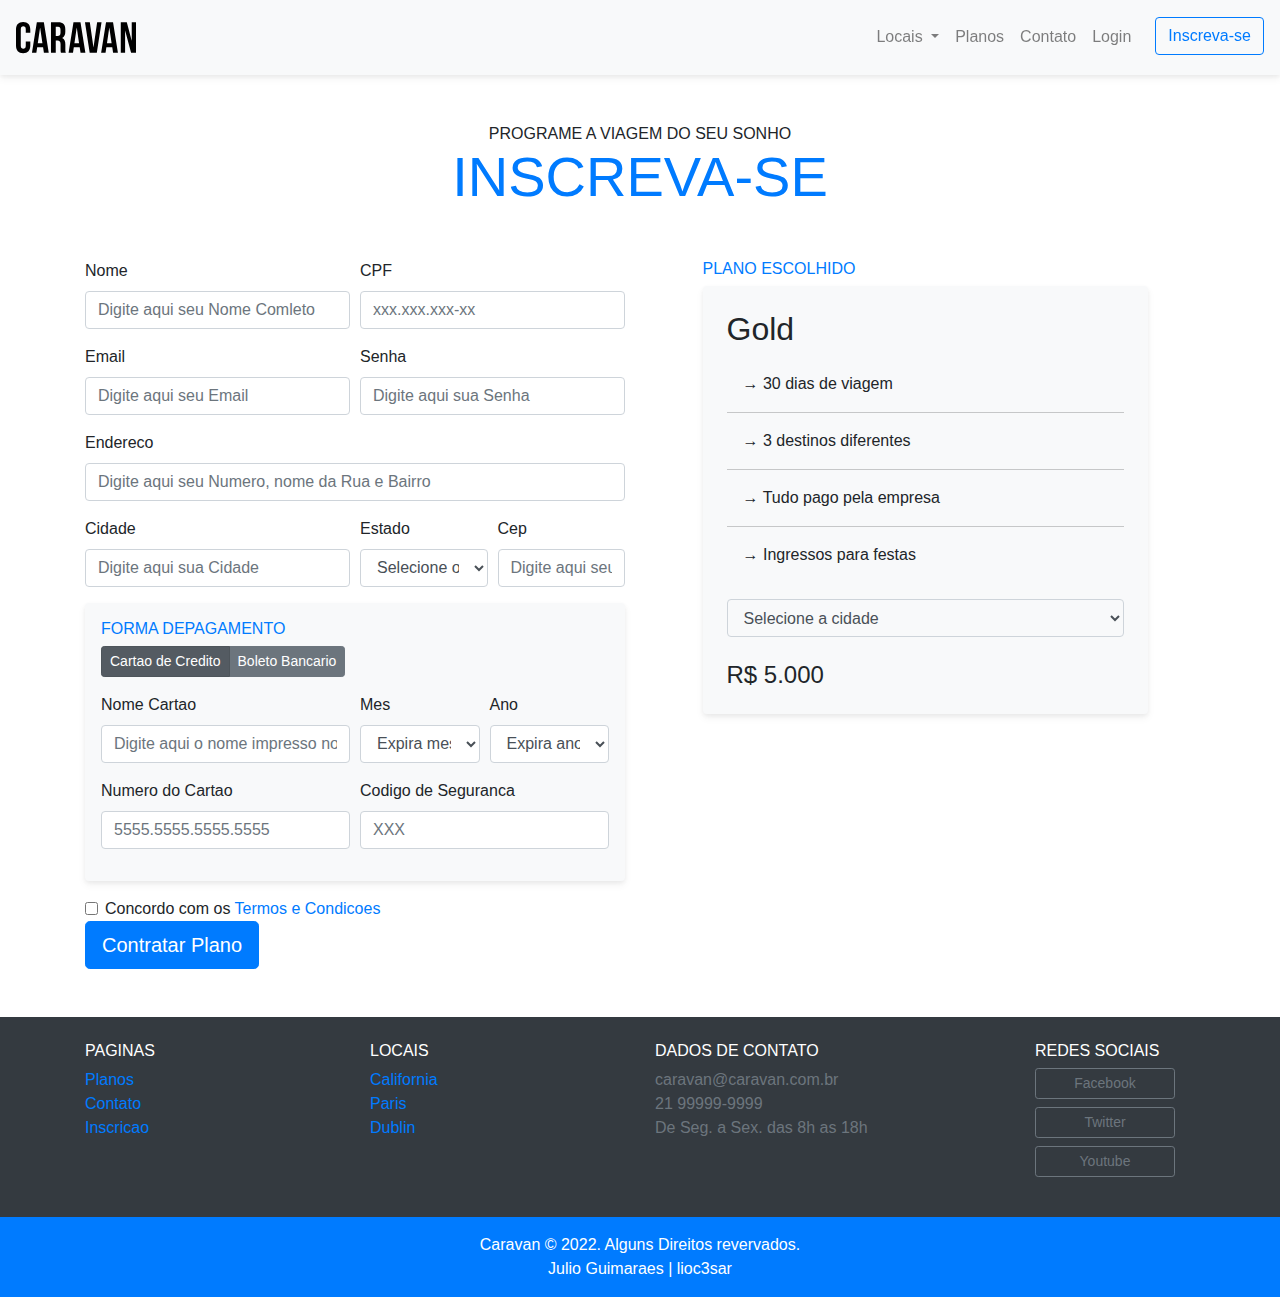
<file: caravan/inscricao.html>
<!DOCTYPE html>
<html lang="en">
  <head>
    <meta charset="UTF-8" />
    <meta name="viewport" content="width=device-width, initial-scale=1.0" />
    <title>Caravan - Inscricao</title>
    <link rel="stylesheet" href="css/bootstrap.css" />
    <link rel="stylesheet" href="css/bootstrap.min.css" />
    <link rel="stylesheet" href="css/styles.css" />
  </head>
  <body>
    <!-- Modal -->
    <div class="modal fade" id="modalLogin" tabindex="-1" role="dialog" aria-labelledby="modalLoginButton" aria-hidden="true">
      <div class="modal-dialog" role="document">
        <div class="modal-content">
          <div class="modal-header">
            <h5 class="modal-title" id="modalLoginButton">Entre na sua conta</h5>
            <button type="button" class="close" data-dismiss="modal" aria-label="Close">
              <span aria-hidden="true">&times;</span>
            </button>
          </div>
          <div class="modal-body">
            <form>
              <div class="form-group">
                <label for="inputLoginEmail">Email</label>
                <input type="email" class="form-control" id="inputLoginEmail" placeholder="Digite seu email aqui">
              </div>
              <div class="form-group">
                <label for="inputLoginSenha">Senha</label>
                <input type="password" class="form-control" id="inputLoginEmail" placeholder="Digite sua senha aqui">
              </div>
              <button type="submit" class="btn btn-primary">Entrar</button>
              <small class="form-text text-muted">Esqueceu a senha? <a href="#">Clique aqui</a></small>

            </form>
          </div>
        </div>
      </div>
    </div>
    <!-- Navbar -->
    <nav
      class="
        navbar navbar-expand-md navbar-light
        bg-light
        fixed-top
        py-3
        box-shadow
      "
    >
      <a href="index.html" class="navbar-brand">
        <img src="./img/caravan.svg" alt="Caravan" />
      </a>

      <button
        class="navbar-toggler"
        type="button"
        data-toggle="collapse"
        data-target="#navbarSupportedContent"
        aria-controls="navbarSupportedContent"
        aria-expanded="false"
        aria-label="Abrir Navegacao"
      >
        <span class="navbar-toggler-icon"></span>
      </button>

      <div class="collapse navbar-collapse" id="navbarSupportedContent">
        <ul class="navbar-nav ml-auto">
          <li class="nav-item dropdown">
            <a
              class="nav-link dropdown-toggle"
              href="#"
              id="navbarDropdown"
              role="button"
              data-toggle="dropdown"
              aria-haspopup="true"
              aria-expanded="false"
            >
              Locais
            </a>
            <div class="dropdown-menu" aria-labelledby="navbarDropdown">
              <a href="local.html" class="dropdown-item"> California </a>
              <a href="local.html" class="dropdown-item"> Paris </a>
              <a href="local.html" class="dropdown-item"> Dublin </a>
            </div>
          </li>
          <li class="nav-item">
            <a href="planos.html" class="nav-link"> Planos </a>
          </li>
          <li class="nav-item">
            <a href="contato.html" class="nav-link"> Contato </a>
          </li>
          <li class="nav-item">
            <a href="#" class="nav-link" data-toggle="modal" data-target="#modalLogin"> Login </a>
          </li>
          <li class="nav-item">
            <a href="inscricao.html" class="btn btn-outline-primary ml-md-3">
              Inscreva-se
            </a>
          </li>
        </ul>
      </div>
    </nav>
   <!-- Form Advanced -->
    <section class="container">
      <div class="my-5 text-center">
        <span class="h6 d-block">
          PROGRAME A VIAGEM DO SEU SONHO
          <h1 class="display-4 text-primary">INSCREVA-SE</h1>
        </span>
      </div>
      <div class="row">
        <form class="col-lg-6" action="">
          <div class="form-row">
            <div class="form-group col-md-6">
              <label for="inputNome">Nome</label>
              <input type="text" class="form-control" id="inputNome" placeholder="Digite aqui seu Nome Comleto">
            </div>
            <div class="form-group col-md-6">
              <label for="inputCPF">CPF</label>
              <input type="text" class="form-control" id="inputCPF" placeholder="xxx.xxx.xxx-xx">
            </div>
            <div class="form-group col-md-6">
              <label for="inputEmail">Email</label>
              <input type="email" class="form-control" id="inputCPF" placeholder="Digite aqui seu Email">
            </div>
            <div class="form-group col-md-6">
              <label for="inputSenha">Senha</label>
              <input type="password" class="form-control" id="inputSenha" placeholder="Digite aqui sua Senha">
            </div>
            <div class="form-group col-12">
              <label for="inputEndereco">Endereco</label>
              <input type="text" class="form-control" id="ïnputEndereco" placeholder="Digite aqui seu Numero, nome da Rua e Bairro">
            </div>
            <div class="form-group col-md-6">
              <label for="inputCidade">Cidade</label>
              <input type="text" class="form-control" id="inputCidade" placeholder="Digite aqui sua Cidade">
            </div>
            <div class="form-group col-md-3 col-6">
              <label for="inputEstado">Estado</label>
              <select class="form-control" id="inputEstado">
                <option value="">Selecione o Estado</option>
                <option value="">Bahia</option>
                <option value="">Fortaleza</option>
                <option value="">Alagoas</option>
                <option value="">Ceara</option>
              </select>
            </div>
            <div class="form-group col-md-3 col-6">
              <label for="inputCep">Cep</label>
              <input type="text" class="form-control" id="inputCep" placeholder="Digite aqui seu Cep">
            </div>
          </div>  
            <div class="bg-light rounded box-shadow p-3 form-group">
             <h2 class="h6 text-primary">FORMA DEPAGAMENTO</h2>
             <nav class="nav btn-group mb-3" id="formaPagamento" role="tablist">
                <button type="button" class="btn btn-sm btn-secondary active" id="nav-cartao-tab" data-toggle="tab" href="#nav-cartao" role="tab" aria-controls="nav-cartao" aria-selected="true">
                  Cartao de Credito
                </button>
                <button type="button" class="btn btn-sm btn-secondary" id="nav-boleto-tab" data-toggle="tab" href="#nav-boleto" role="tab" aria-controls="nav-boleto" aria-selected="false">
                  Boleto Bancario
                </button>
             </nav>
             <div class="tab-content" id="formaPagamentoConteudo">
               <div class="tab-pane fade show active" id="nav-cartao" role="tabpanel" aria-labelledby="nav-cartao-tab">
                  <div class="form-row">
                    <div class="form-group col-md-6">
                      <label for="inputNomeCartao">Nome Cartao</label>
                      <input type="text" class="form-control" id="inputNomeCartao" placeholder="Digite aqui o nome impresso no cartao">
                    </div>
                    <div class="form-group col-md-3 col-6">
                      <label for="inputMes">Mes</label>
                      <select class="form-control" id="inputMes">
                        <option value="">Expira mes...</option>
                        <option value="">01</option>
                        <option value="">02</option>
                        <option value="">03</option>
                        <option value="">04</option>
                        <option value="">05</option>
                        <option value="">06</option>
                        <option value="">07</option>
                        <option value="">08</option>
                        <option value="">09</option>
                        <option value="">10</option>
                        <option value="">11</option>
                        <option value="">12</option>
                      </select>
                    </div>
                    <div class="form-group col-md-3 col-6">
                      <label for="inputAno">Ano</label>
                      <select class="form-control" id="inputAno">
                        <option value="">Expira ano...</option>
                        <option value="">2022</option>
                        <option value="">2023</option>
                        <option value="">2024</option>
                        <option value="">2025</option>
                        <option value="">2026</option>
                        <option value="">2027</option>
                      </select>
                    </div>
                    <div class="form-group col-md-6">
                      <label for="inputNumeroCartao">Numero do Cartao</label>
                      <input type="text" class="form-control" id="inputNumeroCartao" placeholder="5555.5555.5555.5555">
                    </div>
                    <div class="form-group col-md-6">
                      <label for="inputCodigoSeguranca">Codigo de Seguranca</label>
                      <input type="text" class="form-control" id="inputCodigoSeguranca" placeholder="XXX">
                    </div>
                  </div>    
              </div>
               <div class="tab-pane fade" id="nav-boleto" role="tabpanel" aria-labelledby="nav-boleto-tab">
                  <p class="lead">
                    Clique em contratar plano que enviaremos um boleto para seu e-mail.
                  </p>
              </div>
             </div>
            </div>
            <div class="form-check">
              <label for="" class="form-check-label">
                <input type="checkbox" class="form-check-input">
                Concordo com os <a href="#">Termos e Condicoes</a>
              </label>
            </div>

            <button  type="submit" class="btn btn-primary btn-lg">
              Contratar Plano
            </button>   
        </form>
        <div class="col-lg-5 mx-auto order-first order-lg-1 mb-5">
          <h2 class="h6 text-primary">PLANO ESCOLHIDO</h2>
          <div class="bg-light rounded p-4 box-shadow">
            <h2>Gold</h2>
            <ul class="list-unstyled list-plans">
              <li>→ 30 dias de viagem</li>
              <li>→ 3 destinos diferentes</li>
              <li>→ Tudo pago pela empresa</li>
              <li>→ Ingressos para festas</li>
            </ul>
            <form>
              <div class="form-group">
                <select class="form-control bg-light" id="inputCidades">
                  <option>Selecione a cidade</option>
                  <option>California</option>
                  <option>Paris</option>
                  <option>Dublin</option>
                </select>
              </div>
            </form>
            <div class="row mt-4">
              <div class="col">
                <span class="h4">R$ 5.000</span>
              </div>
            </div>
          </div>
        </div>
      </div>
     </section>


     <!-- Footer -->
     <footer class="bg-dark text-white mt-5">
      <div class="container py-4">
        <div class="row">
          <div class="col-md-3 col-6">
            <h4 class="h6">PAGINAS</h4>
            <ul class="list-unstyled">
              <li><a href="planos.html">Planos</a></li>
              <li><a href="contato.html">Contato</a></li>
              <li><a href="inscricao.html">Inscricao</a></li>
            </ul>
          </div>
          <div class="col-md-3 col-6">
            <h4 class="h6">LOCAIS</h4>
            <ul class="list-unstyled">
              <li><a href="local.html">California</a></li>
              <li><a href="local.html">Paris</a></li>
              <li><a href="lcoal.html">Dublin</a></li>
            </ul>
          </div>
          <div class="col-md-4">
            <h4 class="h6">DADOS DE CONTATO</h4>
            <ul class="list-unstyled text-secondary">
              <li>caravan@caravan.com.br</li>
              <li>21 99999-9999</li>
              <li>De Seg. a Sex. das 8h as 18h</li>
            </ul>
          </div>
          <div class="col-md-2">
            <h4 class="h6">REDES SOCIAIS</h4>
            <ul class="list-unstyled">
              <li><a href="#" class="btn btn-outline-secondary btn-sm btn-block mb-2" style="max-width: 140px;">Facebook</a></li>
              <li><a href="#" class="btn btn-outline-secondary btn-sm btn-block mb-2" style="max-width: 140px;">Twitter</a></li>
              <li><a href="#" class="btn btn-outline-secondary btn-sm btn-block mb-2" style="max-width: 140px;">Youtube</a></li>
            </ul>
          </div>
        </div>
    </div>
    <div class="bg-primary text-center py-3">
      <p class="mb-0">Caravan © 2022. Alguns Direitos revervados.</p>
      <p class="mb-0">Julio Guimaraes | lioc3sar</p>
    </div>
  </footer>
  <script type="text/javascript" src="./js/popper.min.js"></script>
  <script type="text/javascript" src="./js/jquery-3.2.1.slim.min.js"></script>
  <script type="text/javascript" src="./js/bootstrap.js"></script>
  <script type="text/javascript" src="./js/app.js"></script>
  </body>
</html>
</file>
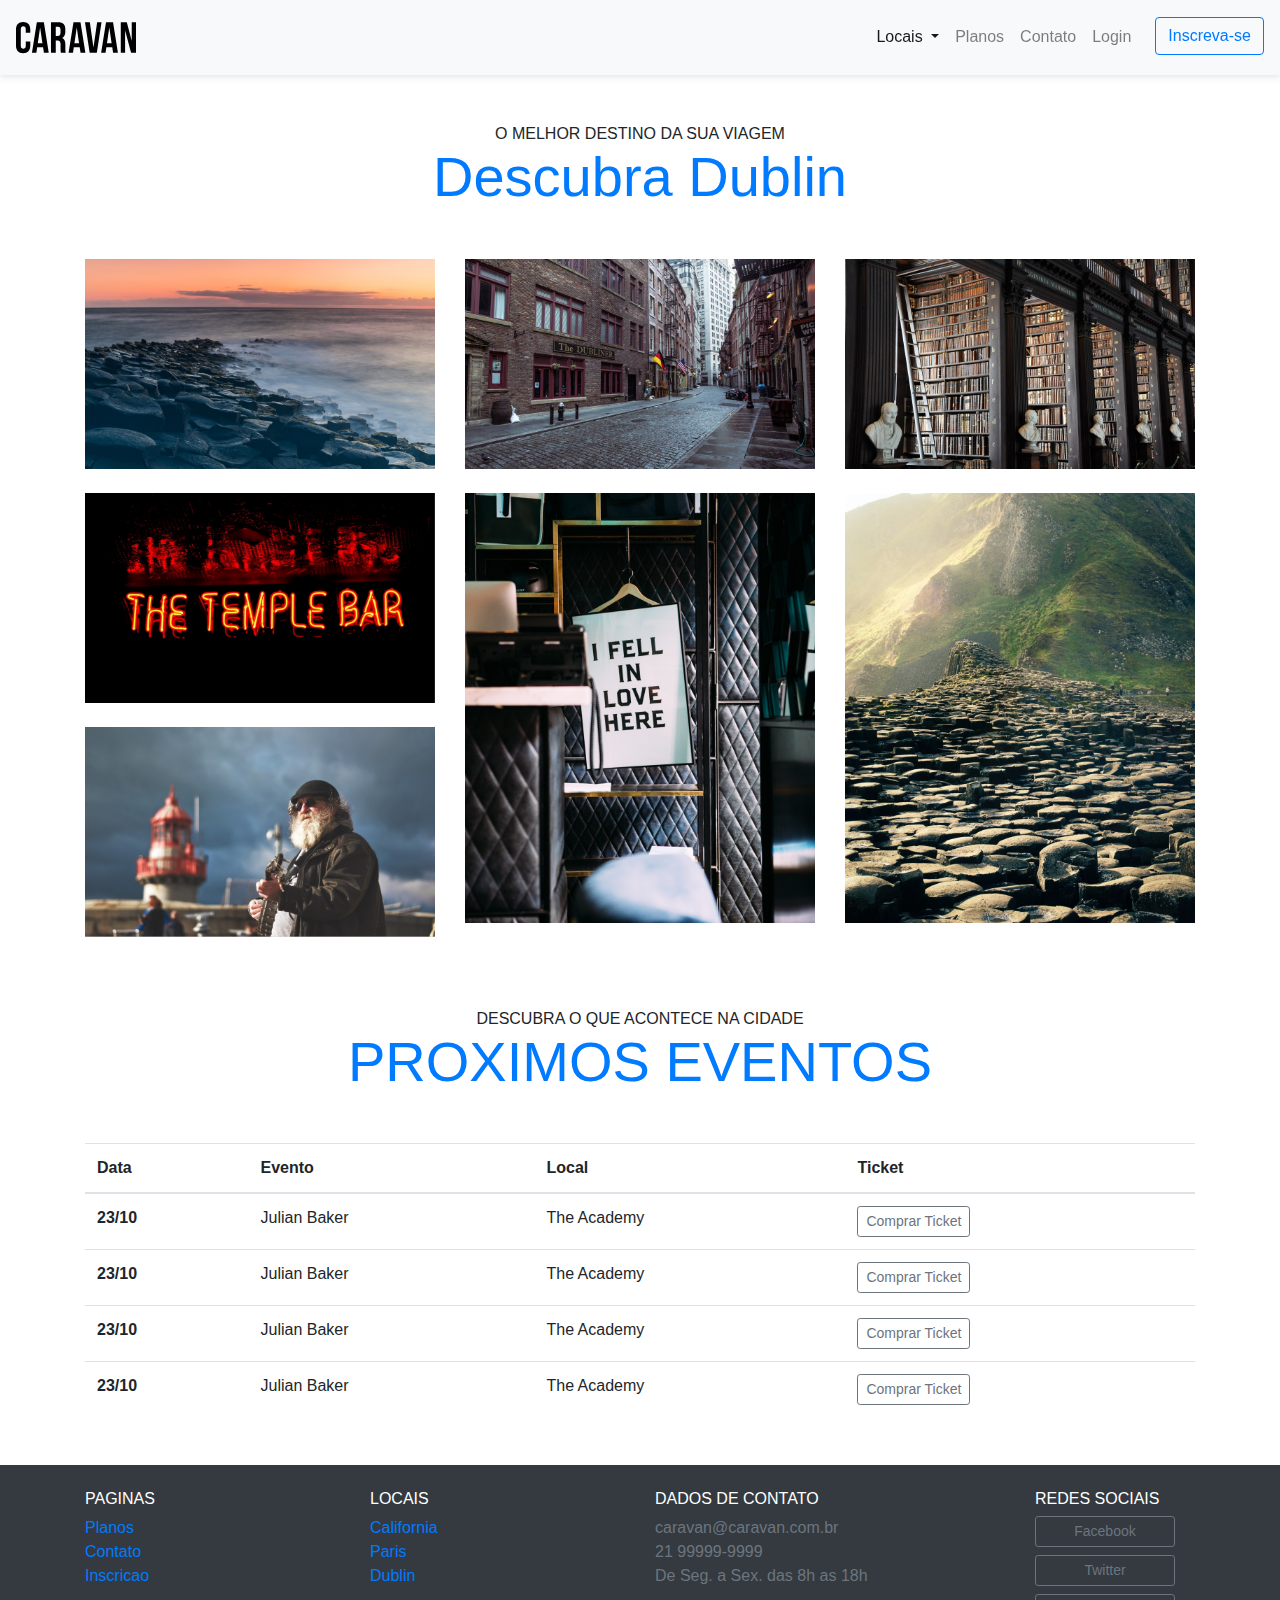
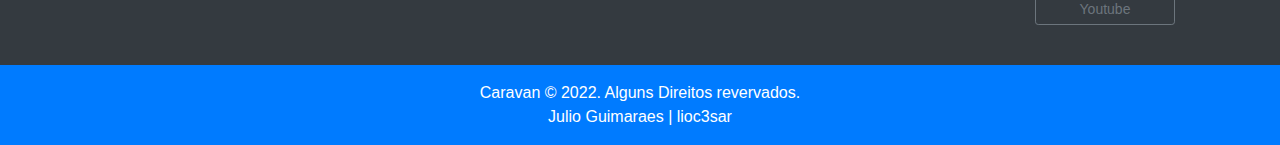
<file: caravan/local.html>
<!DOCTYPE html>
<html lang="en">
  <head>
    <meta charset="UTF-8" />
    <meta name="viewport" content="width=device-width, initial-scale=1.0" />
    <title>Caravan - Local</title>
    <link rel="stylesheet" href="css/bootstrap.css" />
    <link rel="stylesheet" href="css/bootstrap.min.css" />
    <link rel="stylesheet" href="css/styles.css" />
  </head>
  <body>
    <!-- Modal -->
    <div class="modal fade" id="modalLogin" tabindex="-1" role="dialog" aria-labelledby="modalLoginButton" aria-hidden="true">
      <div class="modal-dialog" role="document">
        <div class="modal-content">
          <div class="modal-header">
            <h5 class="modal-title" id="modalLoginButton">Entre na sua conta</h5>
            <button type="button" class="close" data-dismiss="modal" aria-label="Close">
              <span aria-hidden="true">&times;</span>
            </button>
          </div>
          <div class="modal-body">
            <form>
              <div class="form-group">
                <label for="inputLoginEmail">Email</label>
                <input type="email" class="form-control" id="inputLoginEmail" placeholder="Digite seu email aqui">
              </div>
              <div class="form-group">
                <label for="inputLoginSenha">Senha</label>
                <input type="password" class="form-control" id="inputLoginEmail" placeholder="Digite sua senha aqui">
              </div>
              <button type="submit" class="btn btn-primary">Entrar</button>
              <small class="form-text text-muted">Esqueceu a senha? <a href="#">Clique aqui</a></small>

            </form>
          </div>
        </div>
      </div>
    </div>
    <!-- Navbar -->
    <nav
      class="
        navbar navbar-expand-md navbar-light
        bg-light
        fixed-top
        py-3
        box-shadow
      "
    >
      <a href="index.html" class="navbar-brand">
        <img src="./img/caravan.svg" alt="Caravan" />
      </a>

      <button
        class="navbar-toggler"
        type="button"
        data-toggle="collapse"
        data-target="#navbarSupportedContent"
        aria-controls="navbarSupportedContent"
        aria-expanded="false"
        aria-label="Abrir Navegacao"
      >
        <span class="navbar-toggler-icon"></span>
      </button>

      <div class="collapse navbar-collapse" id="navbarSupportedContent">
        <ul class="navbar-nav ml-auto">
          <li class="nav-item dropdown">
            <a
              class="nav-link dropdown-toggle active"
              href="#"
              id="navbarDropdown"
              role="button"
              data-toggle="dropdown"
              aria-haspopup="true"
              aria-expanded="false"
            >
              Locais
            </a>
            <div class="dropdown-menu" aria-labelledby="navbarDropdown">
              <a href="local.html" class="dropdown-item"> California </a>
              <a href="local.html" class="dropdown-item"> Paris </a>
              <a href="local.html" class="dropdown-item"> Dublin </a>
            </div>
          </li>
          <li class="nav-item">
            <a href="planos.html" class="nav-link"> Planos </a>
          </li>
          <li class="nav-item">
            <a href="contato.html" class="nav-link"> Contato </a>
          </li>
          <li class="nav-item">
            <a href="#" class="nav-link" data-toggle="modal" data-target="#modalLogin"> Login </a>
          </li>
          <li class="nav-item">
            <a href="inscricao.html" class="btn btn-outline-primary ml-md-3">
              Inscreva-se
            </a>
          </li>
        </ul>
      </div>
    </nav>
 
    <!-- Grid -->
    <section class="container">
      <div class="my-5 text-center">
        <span class="h6 d-block">
            O MELHOR DESTINO DA SUA VIAGEM
          <h1 class="display-4 text-primary">Descubra Dublin</h1>
        </span>
      </div> 
      <!-- Galery -->
      <div class="row">
        <div class="col-md">
          <img class="img-fluid mb-4" src="img/local/foto-1.jpg" alt="Foto 1">
          <img class="img-fluid mb-4" src="img/local/foto-2.jpg" alt="Foto 2">
          <img class="img-fluid mb-4" src="img/local/foto-3.jpg" alt="Foto 3">
        </div>
      <div class="col-md">
        <img class="img-fluid mb-4" src="img/local/foto-4.jpg" alt="Foto 4">
        <img class="img-fluid mb-4" src="img/local/foto-5.jpg" alt="Foto 5">
      </div>
      <div class="col-md">
        <img class="img-fluid mb-4" src="img/local/foto-6.jpg" alt="Foto 6">
        <img class="img-fluid mb-4" src="img/local/foto-7.jpg" alt="Foto 7">
      </div>
    </div>
    </section>
    <!-- Table -->
    <section class="container">
      <div class="my-5 text-center">
        <span class="h6 d-block">
            DESCUBRA O QUE ACONTECE NA CIDADE
          <h1 class="display-4 text-primary">PROXIMOS EVENTOS</h1>
        </span>
      </div> 
      <table class="table table-hover table-responsive-md">
        <thead>
          <tr>
            <th scope="col">Data</th>
            <th scope="col">Evento</th>
            <th scope="col">Local</th>
            <th scope="col">Ticket</th>
          </tr>
        </thead>
        <tbody>
          <tr>
            <th scope="row">23/10</th>
            <td>Julian Baker</td>
            <td>The Academy</td>
            <td><a href="#" class="btn btn-outline-secondary btn-sm">Comprar Ticket</a></td>
          </tr>
          <tr>
            <th scope="row">23/10</th>
            <td>Julian Baker</td>
            <td>The Academy</td>
            <td><a href="#" class="btn btn-outline-secondary btn-sm">Comprar Ticket</a></td>
          </tr>
          <tr>
            <th scope="row">23/10</th>
            <td>Julian Baker</td>
            <td>The Academy</td>
            <td><a href="#" class="btn btn-outline-secondary btn-sm">Comprar Ticket</a></td>
          </tr>
          <tr>
            <th scope="row">23/10</th>
            <td>Julian Baker</td>
            <td>The Academy</td>
            <td><a href="#" class="btn btn-outline-secondary btn-sm">Comprar Ticket</a></td>
          </tr>
        </tbody>
      </table>
    </section>

    <!-- Footer -->
    <footer class="bg-dark text-white mt-5">
        <div class="container py-4">
          <div class="row">
            <div class="col-md-3 col-6">
              <h4 class="h6">PAGINAS</h4>
              <ul class="list-unstyled">
                <li><a href="planos.html">Planos</a></li>
                <li><a href="contato.html">Contato</a></li>
                <li><a href="inscricao.html">Inscricao</a></li>
              </ul>
            </div>
            <div class="col-md-3 col-6">
              <h4 class="h6">LOCAIS</h4>
              <ul class="list-unstyled">
                <li><a href="local.html">California</a></li>
                <li><a href="local.html">Paris</a></li>
                <li><a href="lcoal.html">Dublin</a></li>
              </ul>
            </div>
            <div class="col-md-4">
              <h4 class="h6">DADOS DE CONTATO</h4>
              <ul class="list-unstyled text-secondary">
                <li>caravan@caravan.com.br</li>
                <li>21 99999-9999</li>
                <li>De Seg. a Sex. das 8h as 18h</li>
              </ul>
            </div>
            <div class="col-md-2">
              <h4 class="h6">REDES SOCIAIS</h4>
              <ul class="list-unstyled">
                <li><a href="#" class="btn btn-outline-secondary btn-sm btn-block mb-2" style="max-width: 140px;">Facebook</a></li>
                <li><a href="#" class="btn btn-outline-secondary btn-sm btn-block mb-2" style="max-width: 140px;">Twitter</a></li>
                <li><a href="#" class="btn btn-outline-secondary btn-sm btn-block mb-2" style="max-width: 140px;">Youtube</a></li>
              </ul>
            </div>
          </div>
      </div>
      <div class="bg-primary text-center py-3">
        <p class="mb-0">Caravan © 2022. Alguns Direitos revervados.</p>
        <p class="mb-0">Julio Guimaraes | lioc3sar</p>
      </div>
    </footer>
    <script type="text/javascript" src="./js/popper.min.js"></script>
    <script type="text/javascript" src="./js/jquery-3.2.1.slim.min.js"></script>
    <script type="text/javascript" src="./js/bootstrap.js"></script>
    <script type="text/javascript" src="./js/app.js"></script>
  </body>
</html>
</file>
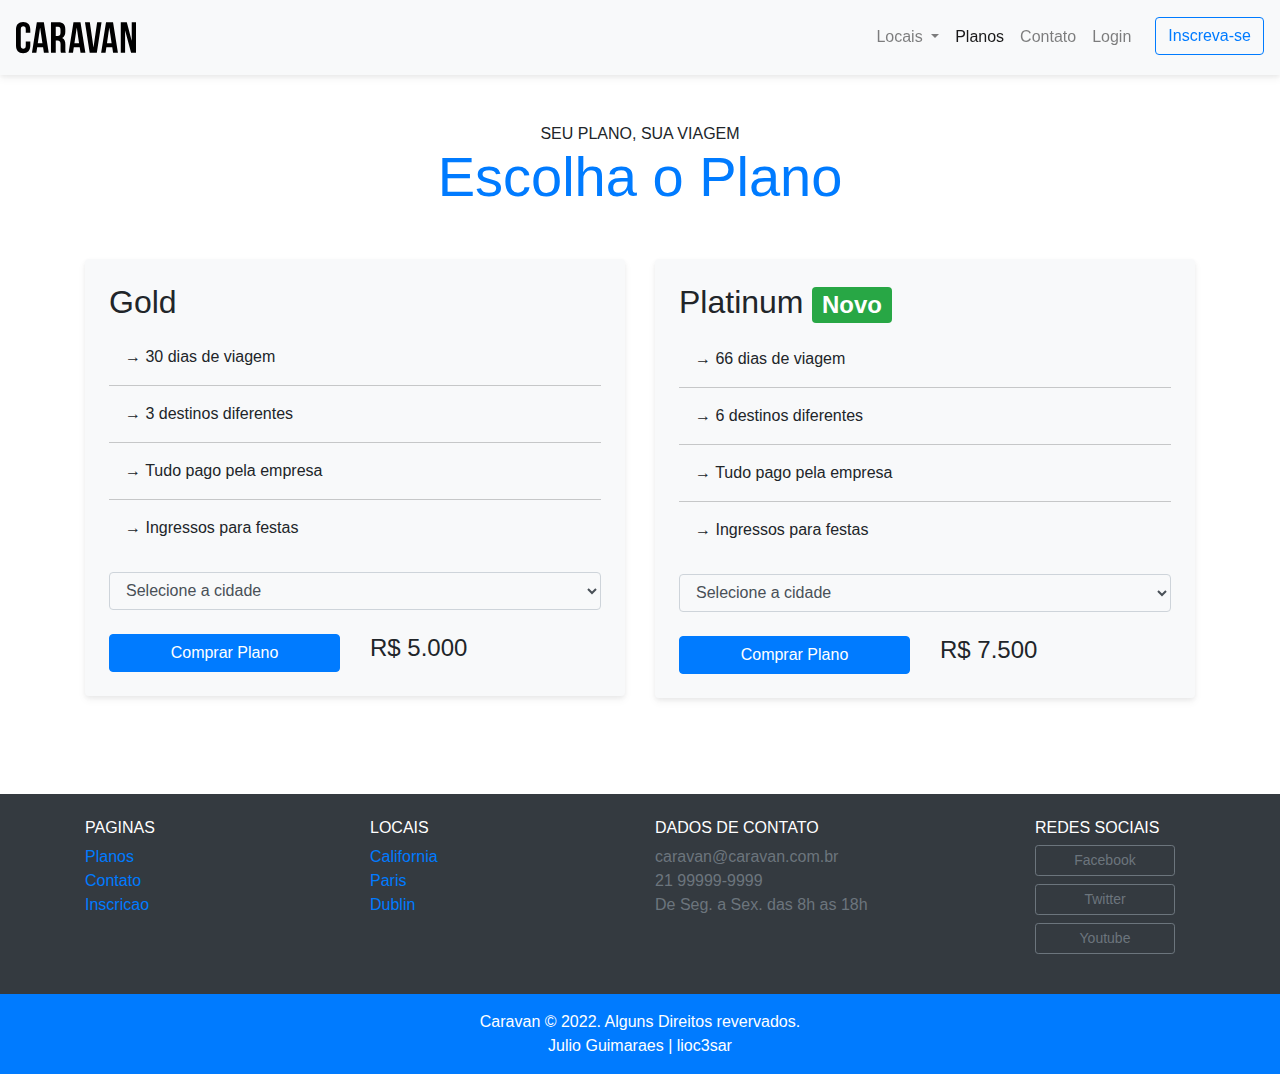
<file: caravan/planos.html>
<!DOCTYPE html>
<html lang="en">
  <head>
    <meta charset="UTF-8" />
    <meta name="viewport" content="width=device-width, initial-scale=1.0" />
    <title>Caravan - Planos</title>
    <link rel="stylesheet" href="css/bootstrap.css" />
    <link rel="stylesheet" href="css/bootstrap.min.css" />
    <link rel="stylesheet" href="css/styles.css" />
  </head>
  <body>
    <!-- Modal -->
    <div class="modal fade" id="modalLogin" tabindex="-1" role="dialog" aria-labelledby="modalLoginButton" aria-hidden="true">
      <div class="modal-dialog" role="document">
        <div class="modal-content">
          <div class="modal-header">
            <h5 class="modal-title" id="modalLoginButton">Entre na sua conta</h5>
            <button type="button" class="close" data-dismiss="modal" aria-label="Close">
              <span aria-hidden="true">&times;</span>
            </button>
          </div>
          <div class="modal-body">
            <form>
              <div class="form-group">
                <label for="inputLoginEmail">Email</label>
                <input type="email" class="form-control" id="inputLoginEmail" placeholder="Digite seu email aqui">
              </div>
              <div class="form-group">
                <label for="inputLoginSenha">Senha</label>
                <input type="password" class="form-control" id="inputLoginEmail" placeholder="Digite sua senha aqui">
              </div>
              <button type="submit" class="btn btn-primary">Entrar</button>
              <small class="form-text text-muted">Esqueceu a senha? <a href="#">Clique aqui</a></small>

            </form>
          </div>
        </div>
      </div>
    </div>
    <!-- Navbar -->
    <nav
      class="
        navbar navbar-expand-md navbar-light
        bg-light
        fixed-top
        py-3
        box-shadow
      "
    >
      <a href="index.html" class="navbar-brand">
        <img src="./img/caravan.svg" alt="Caravan" />
      </a>

      <button
        class="navbar-toggler"
        type="button"
        data-toggle="collapse"
        data-target="#navbarSupportedContent"
        aria-controls="navbarSupportedContent"
        aria-expanded="false"
        aria-label="Abrir Navegacao"
      >
        <span class="navbar-toggler-icon"></span>
      </button>

      <div class="collapse navbar-collapse" id="navbarSupportedContent">
        <ul class="navbar-nav ml-auto">
          <li class="nav-item dropdown">
            <a
              class="nav-link dropdown-toggle"
              href="#"
              id="navbarDropdown"
              role="button"
              data-toggle="dropdown"
              aria-haspopup="true"
              aria-expanded="false"
            >
              Locais
            </a>
            <div class="dropdown-menu" aria-labelledby="navbarDropdown">
              <a href="local.html" class="dropdown-item"> California </a>
              <a href="local.html" class="dropdown-item"> Paris </a>
              <a href="local.html" class="dropdown-item"> Dublin </a>
            </div>
          </li>
          <li class="nav-item">
            <a href="planos.html" class="nav-link active"> Planos </a>
          </li>
          <li class="nav-item">
            <a href="contato.html" class="nav-link"> Contato </a>
          </li>
          <li class="nav-item">
            <a href="#" class="nav-link" data-toggle="modal" data-target="#modalLogin"> Login </a>
          </li>
          <li class="nav-item">
            <a href="inscricao.html" class="btn btn-outline-primary ml-md-3">
              Inscreva-se
            </a>
          </li>
        </ul>
      </div>
    </nav>
 
    <!-- Table -->
    <section class="container">
      <div class="my-5 text-center">
        <span class="h6 d-block">
           SEU PLANO, SUA VIAGEM
          <h1 class="display-4 text-primary">Escolha o Plano</h1>
        </span>
      </div> 
      <div class="row">
        <div class="col-md mb-5">
          <div class="bg-light rounded p-4 box-shadow">
            <h2>Gold</h2>
            <ul class="list-unstyled list-plans">
              <li><span data-toggle="tooltip" data-placement="right" title="Isso mesmo, sao 30 dias totais durante a viagem">→ 30 dias de viagem</span></li>
              <li>→ 3 destinos diferentes</li>
              <li>→ Tudo pago pela empresa</li>
              <li>→ Ingressos para festas</li>
            </ul>
            <form>
              <div class="form-group">
                <select class="form-control bg-light" id="inputCidades">
                  <option>Selecione a cidade</option>
                  <option>California</option>
                  <option>Paris</option>
                  <option>Dublin</option>
                </select>
              </div>
            </form>
            <div class="row mt-4 align-itens-center">
              <div class="col">
                <a href="inscricao.html" class="btn btn-primary btn-g btn-block">Comprar Plano</a>
              </div>
              <div class="col">
                <span class="h4">R$ 5.000</span>
              </div>
            </div>
          </div>
        </div>
        <div class="col-md mb-5">
          <div class="bg-light rounded p-4 box-shadow">
            <h2>Platinum <span class="badge badge-success">Novo</span></h2>
            <ul class="list-unstyled list-plans">
              <li>→ 66 dias de viagem</li>
              <li>→ 6 destinos diferentes</li>
              <li>→ Tudo pago pela empresa</li>
              <li>→ Ingressos para festas</li>
            </ul>
            <form>
              <div class="form-group">
                <select class="form-control bg-light" id="inputCidades">
                  <option>Selecione a cidade</option>
                  <option>California</option>
                  <option>Paris</option>
                  <option>Dublin</option>
                </select>
              </div>
            </form>
            <div class="row mt-4 align-itens-center">
              <div class="col">
                <a href="inscricao.html" class="btn btn-primary btn-g btn-block">Comprar Plano</a>
              </div>
              <div class="col">
                <span class="h4">R$ 7.500</span>
              </div>
            </div>
          </div>
        </div>

    </section>

    <!-- Footer -->
    <footer class="bg-dark text-white mt-5">
        <div class="container py-4">
          <div class="row">
            <div class="col-md-3 col-6">
              <h4 class="h6">PAGINAS</h4>
              <ul class="list-unstyled">
                <li><a href="planos.html">Planos</a></li>
                <li><a href="contato.html">Contato</a></li>
                <li><a href="inscricao.html">Inscricao</a></li>
              </ul>
            </div>
            <div class="col-md-3 col-6">
              <h4 class="h6">LOCAIS</h4>
              <ul class="list-unstyled">
                <li><a href="local.html">California</a></li>
                <li><a href="local.html">Paris</a></li>
                <li><a href="lcoal.html">Dublin</a></li>
              </ul>
            </div>
            <div class="col-md-4">
              <h4 class="h6">DADOS DE CONTATO</h4>
              <ul class="list-unstyled text-secondary">
                <li>caravan@caravan.com.br</li>
                <li>21 99999-9999</li>
                <li>De Seg. a Sex. das 8h as 18h</li>
              </ul>
            </div>
            <div class="col-md-2">
              <h4 class="h6">REDES SOCIAIS</h4>
              <ul class="list-unstyled">
                <li><a href="#" class="btn btn-outline-secondary btn-sm btn-block mb-2" style="max-width: 140px;">Facebook</a></li>
                <li><a href="#" class="btn btn-outline-secondary btn-sm btn-block mb-2" style="max-width: 140px;">Twitter</a></li>
                <li><a href="#" class="btn btn-outline-secondary btn-sm btn-block mb-2" style="max-width: 140px;">Youtube</a></li>
              </ul>
            </div>
          </div>
      </div>
      <div class="bg-primary text-center py-3">
        <p class="mb-0">Caravan © 2022. Alguns Direitos revervados.</p>
        <p class="mb-0">Julio Guimaraes | lioc3sar</p>
      </div>
    </footer>
    <script type="text/javascript" src="./js/popper.min.js"></script>
    <script type="text/javascript" src="./js/jquery-3.2.1.slim.min.js"></script>
    <script type="text/javascript" src="./js/bootstrap.js"></script>
    <script type="text/javascript" src="./js/app.js"></script>
  </body>
</html>
</file>
<file: caravan/css/styles.css>
body{
    padding-top: 76.2px
}

.box-shadow{
    box-shadow: 0 2px 4px 0 rgba(0,0,0,0.05),
    0 4px 8px 0 rgba(0,0,0,0.05)
}

#home-quote {
    background: url(../img/bg-quote.jpg) center center;
    background-size:cover;
}

@media (max-width: 767px) {

    body {
        padding-top: 0px;
    }
    .fixed-top {
        position: relative;
    }

    #home-quote .display-4{
        font-size:  2.5rem;
    }
}
.list-plans li + li {
    border-top: 1px solid rgba(0,0,0,0.2);

}

.list-plans li{
    padding: 1rem;

}

.list-social-media li + li {
    margin-left: 1rem;
}
.list-social-media li{
    width: 128px;
}
</file>
